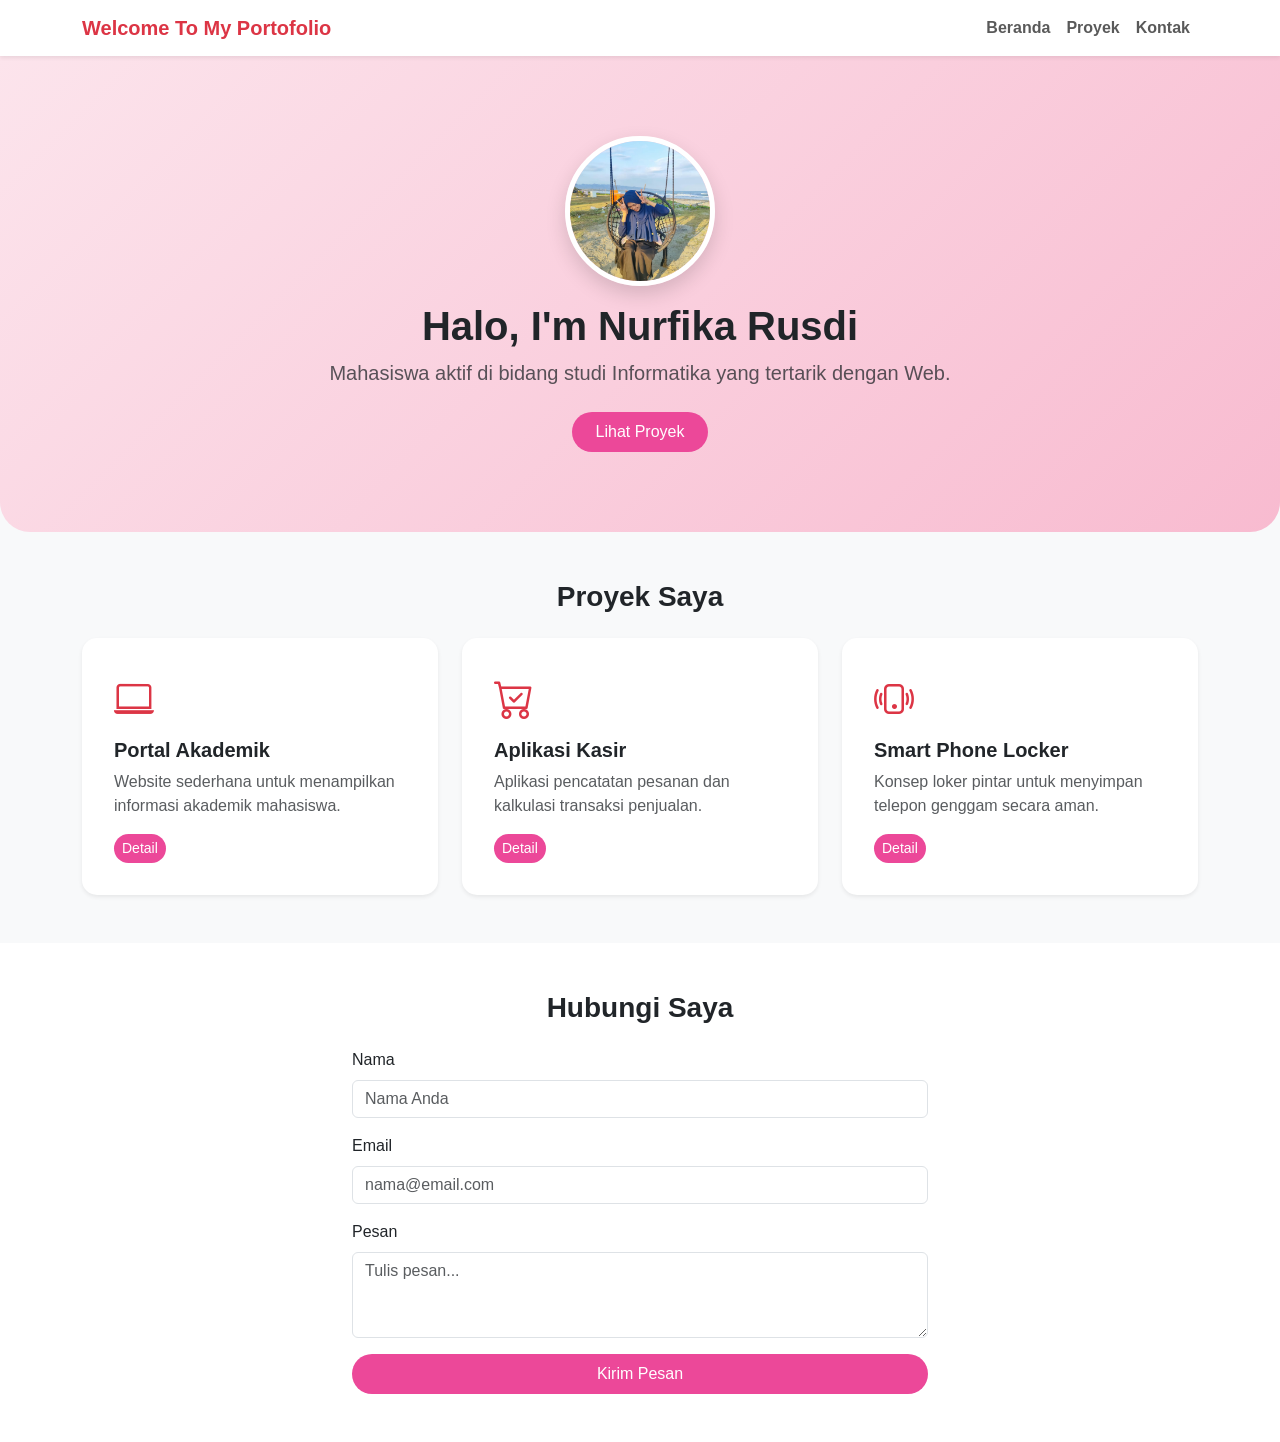
<file: index.html>
<!DOCTYPE html>
<html lang="id">
<head>
    <meta charset="UTF-8">
    <meta name="viewport" content="width=device-width, initial-scale=1.0">
    <title>Portofolio - Nurfika Rusdi</title>
    <!-- Bootstrap CSS & Icons -->
    <link href="https://cdn.jsdelivr.net/npm/bootstrap@5.3.3/dist/css/bootstrap.min.css" rel="stylesheet">
    <link rel="stylesheet" href="https://cdn.jsdelivr.net/npm/bootstrap-icons@1.11.3/font/bootstrap-icons.min.css">
    <!-- Custom CSS -->
    <link rel="stylesheet" href="style.css">
</head>
<body>
    <!-- Navigasi -->
    <nav class="navbar navbar-expand-lg navbar-light bg-white shadow-sm sticky-top">
        <div class="container">
            <a class="navbar-brand fw-bold text-danger" href="#">Welcome To My Portofolio</a>
            <button class="navbar-toggler" type="button" data-bs-toggle="collapse" data-bs-target="#navbarNav">
                <span class="navbar-toggler-icon"></span>
            </button>
            <div class="collapse navbar-collapse" id="navbarNav">
                <ul class="navbar-nav ms-auto fw-semibold">
                    <li class="nav-item"><a class="nav-link" href="#beranda">Beranda</a></li>
                    <li class="nav-item"><a class="nav-link" href="#proyek">Proyek</a></li>
                    <li class="nav-item"><a class="nav-link" href="#kontak">Kontak</a></li>
                </ul>
            </div>
        </div>
    </nav>

    <!-- Hero Section -->
    <section id="beranda" class="hero text-center">
        <div class="container">
             <img src="foto_fika.jpeg" alt="Foto profil Nurfika Rusdi" class="profile-img mb-3">
            <h1 class="fw-bold mb-2">Halo, I'm Nurfika Rusdi</h1>
           <p class="lead text-muted mb-4" style="font-family: Arial, sans-serif;">Mahasiswa aktif di bidang studi Informatika yang tertarik dengan Web.
</p>
            <a href="#proyek" class="btn btn-pink px-4 py-2">Lihat Proyek</a>
        </div>
    </section>

    <!-- Proyek Section -->
    <section id="proyek" class="py-5">
        <div class="container">
            <h3 class="text-center fw-bold mb-4">Proyek Saya</h3>
            <div class="row g-4">
                
                <div class="col-md-4">
                    <div class="card card-project h-100 shadow-sm p-3">
                        <div class="card-body">
                            <i class="bi bi-laptop fs-1 text-danger"></i>
                            <h5 class="card-title fw-bold mt-2">Portal Akademik</h5>
                            <p class="card-text text-muted">Website sederhana untuk menampilkan informasi akademik mahasiswa.</p>
                            <button class="btn btn-pink btn-sm" data-bs-toggle="modal" data-bs-target="#modalProyek">Detail</button>
                        </div>
                    </div>
                </div>

                <div class="col-md-4">
                    <div class="card card-project h-100 shadow-sm p-3">
                        <div class="card-body">
                            <i class="bi bi-cart-check fs-1 text-danger"></i>
                            <h5 class="card-title fw-bold mt-2">Aplikasi Kasir</h5>
                            <p class="card-text text-muted">Aplikasi pencatatan pesanan dan kalkulasi transaksi penjualan.</p>
                            <button class="btn btn-pink btn-sm" data-bs-toggle="modal" data-bs-target="#modalProyek">Detail</button>
                        </div>
                    </div>
                </div>

                <div class="col-md-4">
                    <div class="card card-project h-100 shadow-sm p-3">
                        <div class="card-body">
                            <i class="bi bi-phone-vibrate fs-1 text-danger"></i>
                            <h5 class="card-title fw-bold mt-2">Smart Phone Locker</h5>
                            <p class="card-text text-muted">Konsep loker pintar untuk menyimpan telepon genggam secara aman.</p>
                            <button class="btn btn-pink btn-sm" data-bs-toggle="modal" data-bs-target="#modalProyek">Detail</button>
                        </div>
                    </div>
                </div>

            </div>
        </div>
    </section>

    <!-- Kontak Section -->
    <section id="kontak" class="py-5 bg-white">
        <div class="container" style="max-width: 600px;">
            <h3 class="text-center fw-bold mb-4">Hubungi Saya</h3>
            <form id="formKontak" class="needs-validation" novalidate>
                <div class="mb-3">
                    <label class="form-label">Nama</label>
                    <input type="text" class="form-control" required placeholder="Nama Anda">
                </div>
                <div class="mb-3">
                    <label class="form-label">Email</label>
                    <input type="email" class="form-control" required placeholder="nama@email.com">
                </div>
                <div class="mb-3">
                    <label class="form-label">Pesan</label>
                    <textarea class="form-control" rows="3" required placeholder="Tulis pesan..."></textarea>
                </div>
                <button type="submit" class="btn btn-pink w-100 py-2">Kirim Pesan</button>
            </form>
        </div>
    </section>

    <!-- Modal Detail Proyek -->
    <div class="modal fade" id="modalProyek" tabindex="-1">
        <div class="modal-dialog modal-dialog-centered">
            <div class="modal-content rounded-4 border-0">
                <div class="modal-header border-0">
                    <h5 class="modal-title fw-bold">Detail Proyek</h5>
                    <button type="button" class="btn-close" data-bs-dismiss="modal"></button>
                </div>
                <div class="modal-body text-muted">
                    Proyek ini dibuat menggunakan HTML, CSS, dan Bootstrap untuk memenuhi kebutuhan antarmuka web yang interaktif.
                </div>
            </div>
        </div>
    </div>

    <!-- Modal Sukses Kontak -->
    <div class="modal fade" id="modalBerhasil" tabindex="-1">
        <div class="modal-dialog modal-dialog-centered">
            <div class="modal-content text-center p-4 border-0 rounded-4">
                <i class="bi bi-check-circle-fill text-success fs-1 mb-2"></i>
                <h4 class="fw-bold">Berhasil!</h4>
                <p class="text-muted">Pesan Anda berhasil divalidasi dan terkirim.</p>
                <button class="btn btn-pink" id="btnReset" data-bs-dismiss="modal">Oke</button>
            </div>
        </div>
    </div>

    <!-- Bootstrap JS & Custom Script -->
    <script src="https://cdn.jsdelivr.net/npm/bootstrap@5.3.3/dist/js/bootstrap.bundle.min.js"></script>
    <script>
        const form = document.getElementById('formKontak');
        form.addEventListener('submit', function (e) {
            e.preventDefault();
            form.classList.add('was-validated');
            if (form.checkValidity()) {
                new bootstrap.Modal(document.getElementById('modalBerhasil')).show();
            }
        });

        document.getElementById('btnReset').addEventListener('click', function () {
            form.reset();
            form.classList.remove('was-validated');
        });
    </script>
</body>
</html>
</file>
<file: style.css>
body { 
    font-family: 'Segoe UI', Tahoma, Geneva, Verdana, sans-serif; 
    background-color: #f8f9fa; 
}

.hero { 
    background: linear-gradient(135deg, #fce4ec, #f8bbd0); 
    padding: 80px 0; 
    border-radius: 0 0 30px 30px; 
}

.profile-img {
    width: 150px;
    height: 150px;
    object-fit: cover;     
    border-radius: 50%;     
    border: 5px solid white;
    box-shadow: 0 8px 20px rgba(0, 0, 0, 0.15);
}

.card-project { 
    border: none; 
    border-radius: 15px; 
    transition: transform 0.2s, box-shadow 0.2s; 
}

.card-project:hover { 
    transform: translateY(-5px); 
    box-shadow: 0 10px 20px rgba(0,0,0,0.1); 
}

.btn-pink { 
    background-color: #ec4899; 
    color: white; 
    border-radius: 20px; 
    border: none; 
}

.btn-pink:hover { 
    background-color: #db2777; 
    color: white; 
}

/* Footer dengan tampilan warna pink senada dengan Hero section */
footer {
    background: linear-gradient(135deg, #fce4ec, #f8bbd0);
    padding: 25px 0;
    border-top: 1px solid rgba(255, 255, 255, 0.5);
}

footer p {
    color: #880e4f !important;
    font-weight: 600;
}
</file>
